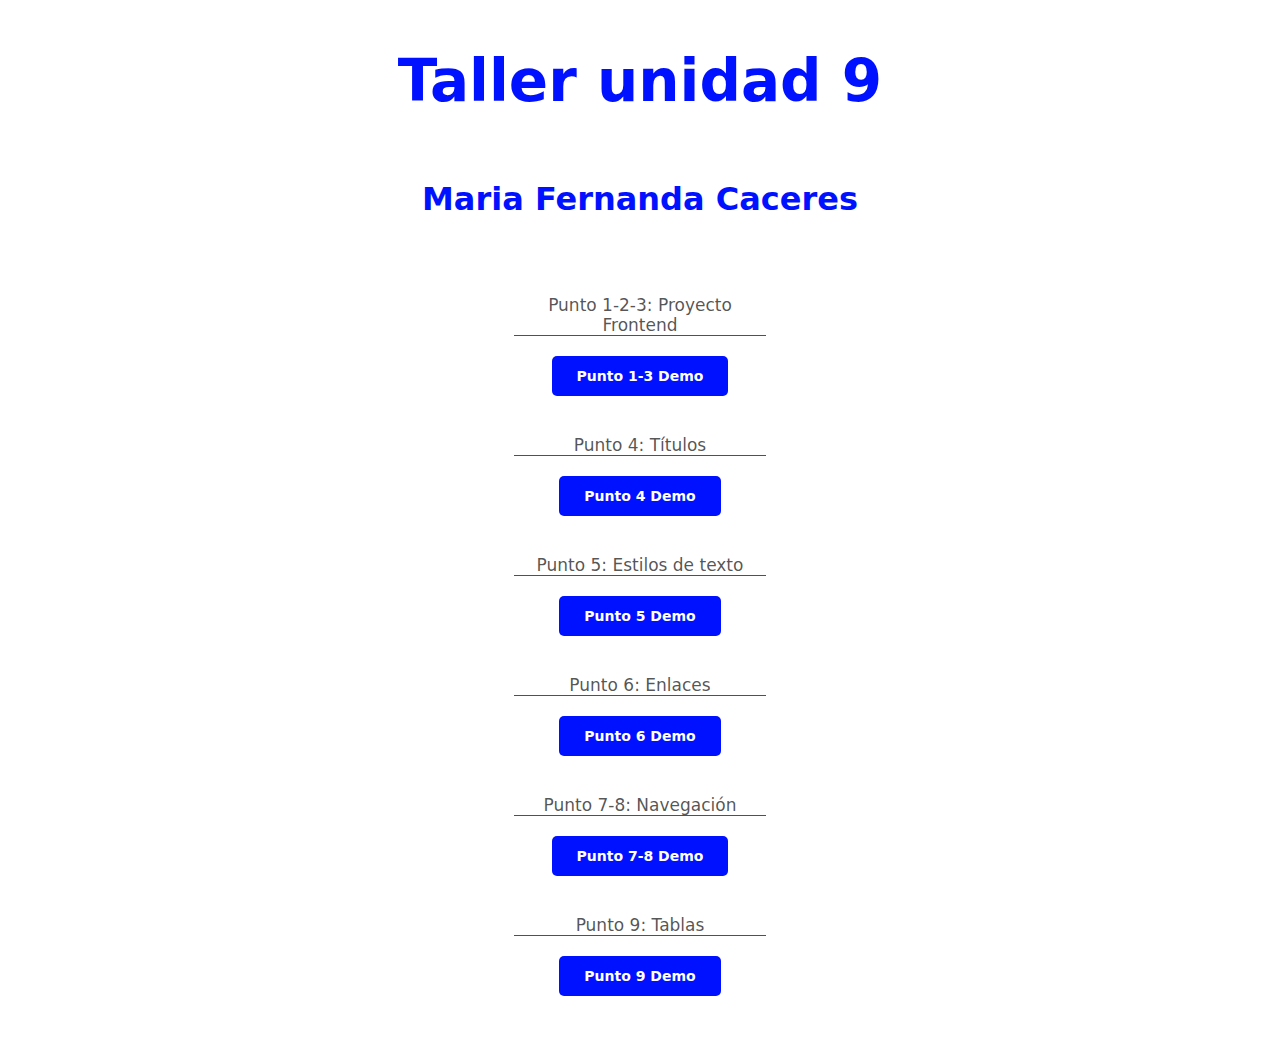
<file: index.html>
<!DOCTYPE html>
<html lang="en">

<head>
  <meta charset="UTF-8">
  <meta http-equiv="X-UA-Compatible" content="IE=edge">
  <meta name="viewport" content="width=device-width, initial-scale=1.0">
  <title>Taller 9 Menú</title>
  <link rel="stylesheet" href="./styles/styles.css">
</head>

<body>
  <div>
    <h1> Taller unidad 9</h1>
    <h2>Maria Fernanda Caceres</h2>
    <nav>
      <ul>
        <li>
          <p>
            Punto 1-2-3: Proyecto Frontend
          </p>
          <a href="./punto-1-3/index.html">
            Punto 1-3 Demo
          </a>
        </li>
        <li>
          <p>
            Punto 4: Títulos
          </p>
          <a href="./punto-4/index-4.html">
            Punto 4 Demo
          </a>
        </li>
        <li>
          <p>
            Punto 5: Estilos de texto
          </p>
          <a href="./punto-5/index-5.html">
            Punto 5 Demo
          </a>
        </li>
        <li>
          <p>
            Punto 6: Enlaces
          </p>
          <a href="./punto-6/index-6.html">
            Punto 6 Demo
          </a>
        </li>
        <li>
          <p>
            Punto 7-8: Navegación
          </p>
          <a href="./punto-7-8/index-7-8.html">
            Punto 7-8 Demo
          </a>
        </li>
        <li>
          <p>
            Punto 9: Tablas
          </p>
          <a href="./punto-9/index-9.html">
            Punto 9 Demo
          </a>
        </li>
      </ul>
    </nav>
  </div>
</body>

</html>
</file>
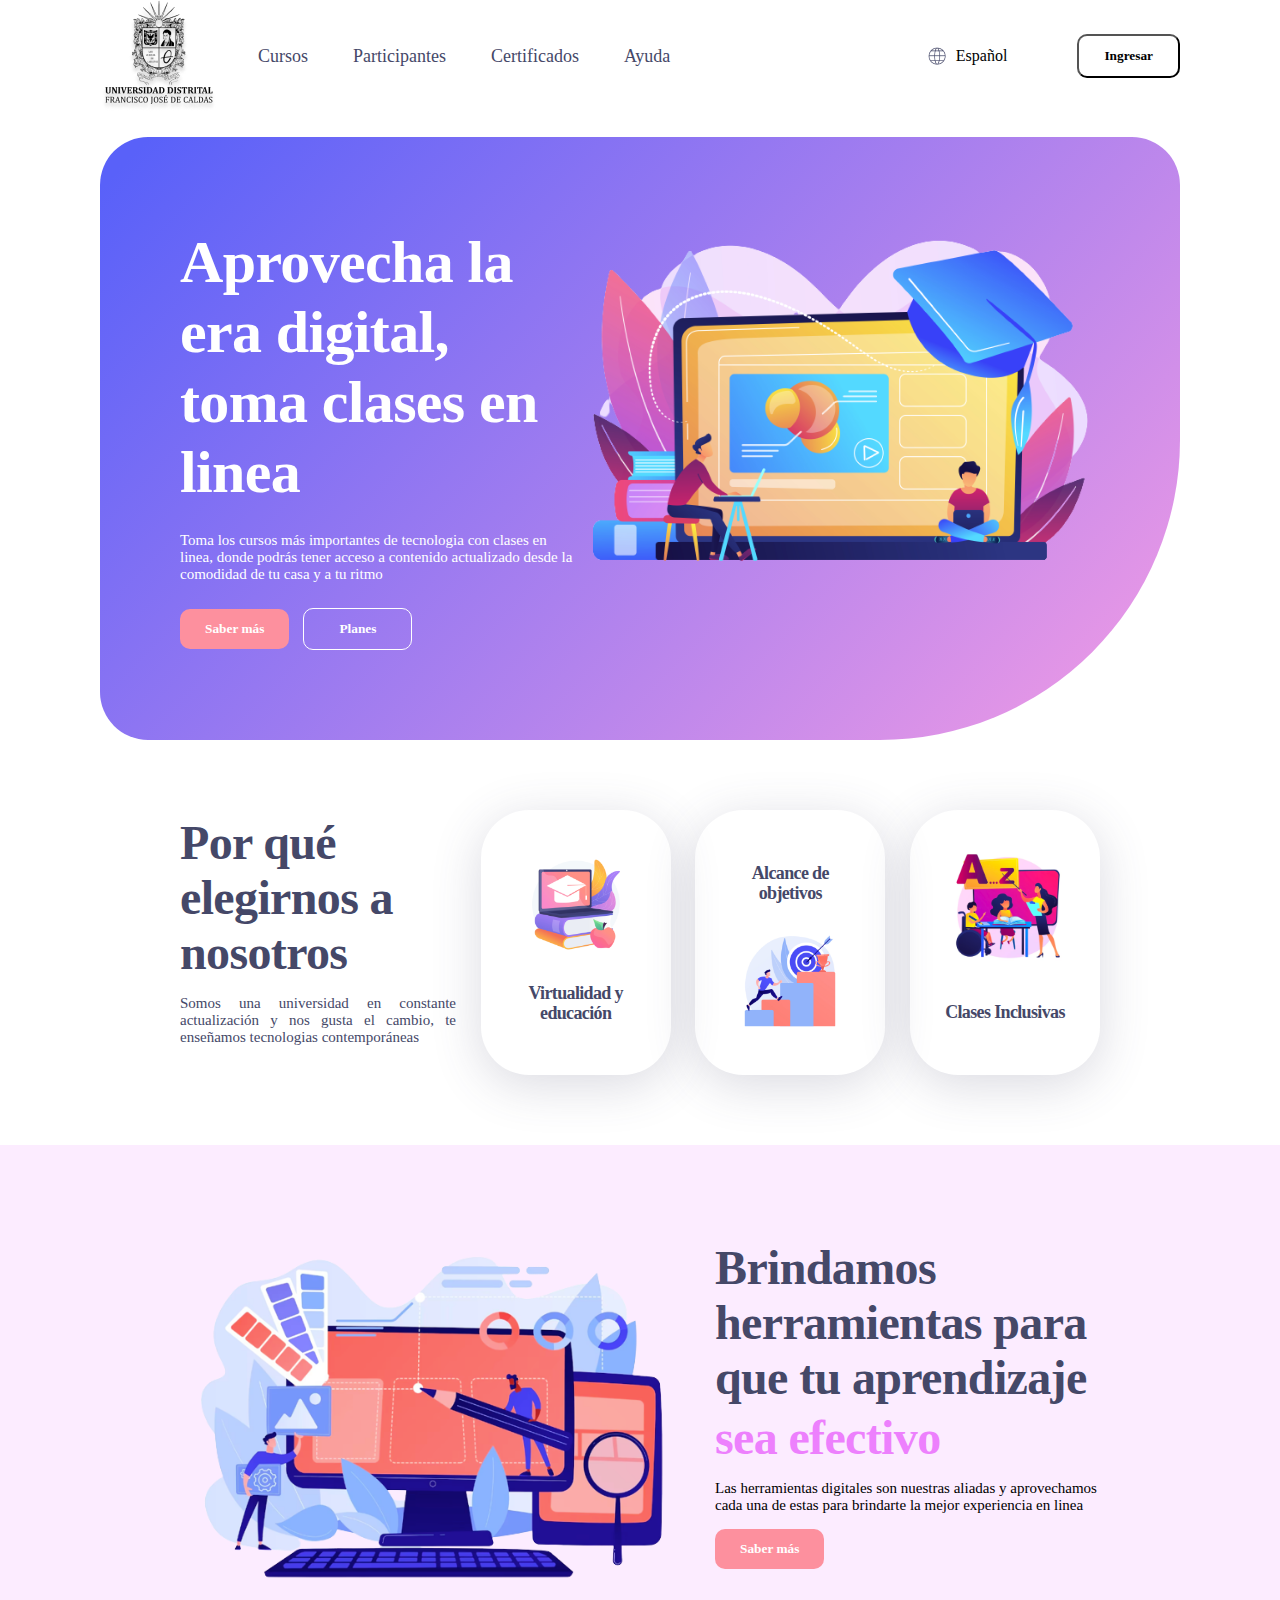
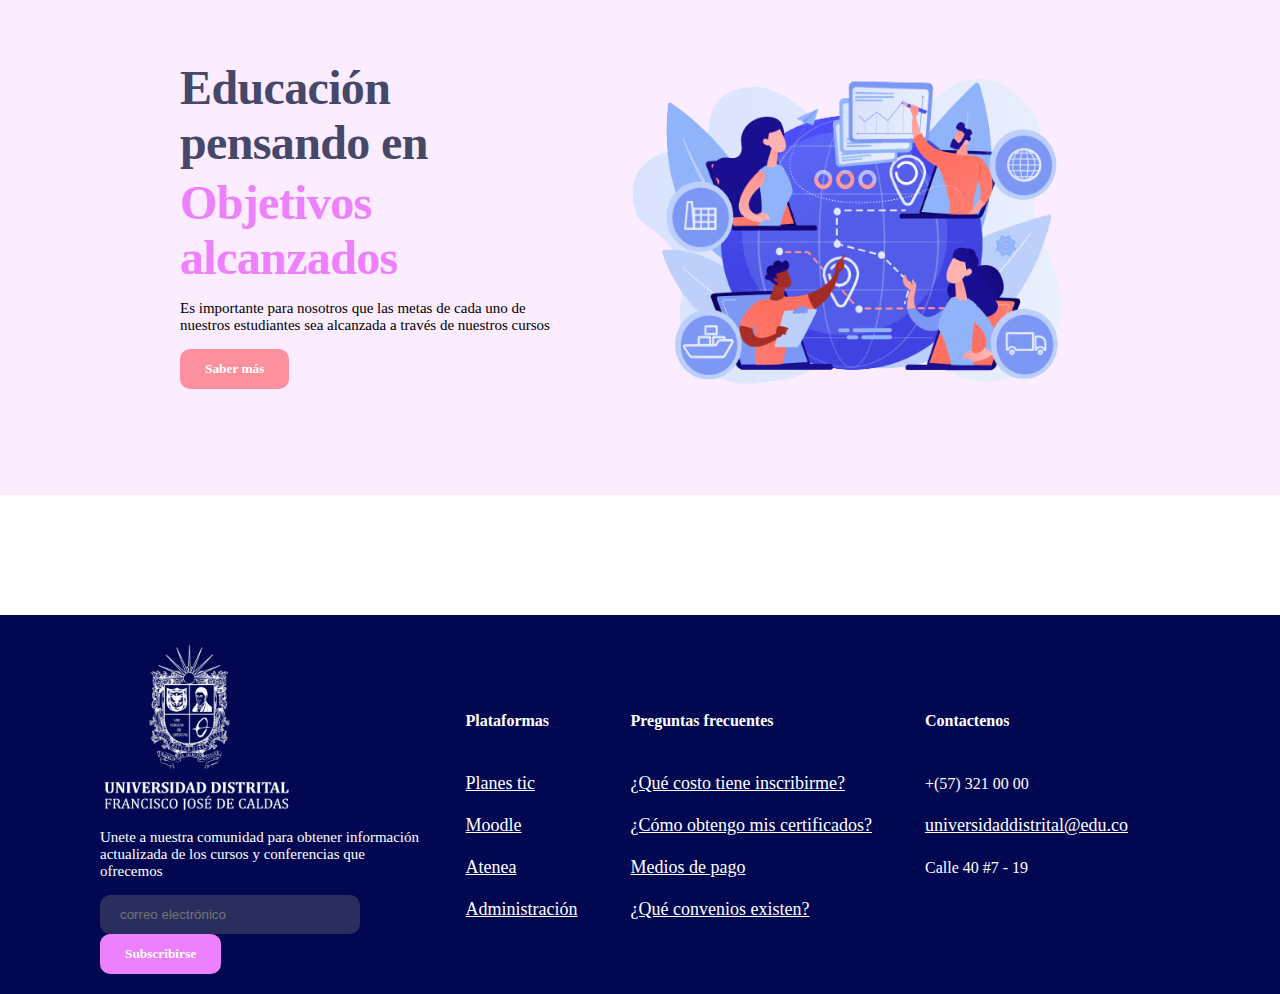
<file: punto-1-3/index.html>
<!DOCTYPE html>
<html lang="en">

<head>
    <meta charset="UTF-8">
    <meta name="viewport" content="width=device-width, initial-scale=1.0">
    <title>UD Atenea Cursos</title>
    <link rel="stylesheet" href="https://indestructibletype.com/fonts/Jost.css">
    <link rel="stylesheet" href="./styles/global-styles.css">
    <link rel="stylesheet" href="./styles/header-styles.css">
    <link rel="stylesheet" href="./styles/banner-styles.css">
    <link rel="stylesheet" href="./styles/section-1-styles.css">
    <link rel="stylesheet" href="./styles/section-2-styles.css">
    <link rel="stylesheet" href="./styles/footer-styles.css">
</head>

<body>
    <header>
        <div class="header__navigation">
            <img src="./public/images/header-logo.png" alt="main-logo">
            <nav>
                <ul>
                    <li><a href="#banner">Cursos</a></li>
                    <li><a href="#section-1">Participantes</a></li>
                    <li><a href="#section-2">Certificados</a></li>
                    <li><a href=#footer>Ayuda</a></li>
                </ul>
            </nav>
        </div>
        <div class="header__settings">
            <div>
                <img src="./public/images/header-world.png" alt="world">
                <span>Español</span>
            </div>
            <button>Ingresar</button>
        </div>
    </header>
    <main>
        <section id="banner">
            <div>
                <div>
                    <h1>Aprovecha la era digital, toma clases en linea</h1>
                    <p>
                        Toma los cursos más importantes de tecnologia con clases en linea, 
                        donde podrás tener acceso a contenido actualizado desde la comodidad 
                        de tu casa y a tu ritmo
                    </p>
                </div>
                <div>
                    <button class="button--orange">Saber más</button>
                    <button class="button--white">Planes</button>
                </div>
            </div>
            <img src="./public/images/banner-online.png" alt="online-education" width="550px" height="350px">
        </section>
        <section id="section-1">
            <div class="section-1_info">
                <h2>Por qué elegirnos a nosotros</h2>
                <p> 
                    Somos una universidad en constante actualización y 
                    nos gusta el cambio, te enseñamos tecnologias contemporáneas
                </p>
            </div>
            <div class="section-1_card">
                <img src="./public/images/section1-education.png" alt="education" width="120px" height="120px">
                <h3>Virtualidad y educación</h3>
            </div>
            <div class="section-1_card section-1_card-down">
                <h3>Alcance de objetivos</h3>
                <img src="./public/images/section1-goals.png" alt="goals" width="120px" height="120px">
            </div>
            <div class="section-1_card">
                <img src="./public/images/section1-teach.png" alt="teach" width="120px" height="120px">
                <h3>Clases Inclusivas</h3>
            </div>

        </section>
        <section id="section-2">
            <div class="section-2__info">
                <img src="./public/images/section2-tools.png" alt="tools" width="500px" height="350px">
                <div>
                    <h2>Brindamos herramientas para que tu aprendizaje</h2>
                    <h2 class="section-2_sub-pink">sea efectivo</h2>
                    <p>
                        Las herramientas digitales son nuestras aliadas y 
                        aprovechamos cada una de estas para brindarte la 
                        mejor experiencia en linea
                    </p>
                    <button class="button--orange">Saber más</button>
                </div>
            </div>
            <div class="section-2__info">
                <div>
                    <h2>Educación pensando en</h2>
                    <h2 class="section-2_sub-pink">Objetivos alcanzados</h2>
                    <p>
                        Es importante para nosotros que las metas de cada uno de 
                        nuestros estudiantes sea alcanzada a través de nuestros cursos 
                    </p>
                    <button class="button--orange"> Saber más</button>
                </div>
                <img src="./public/images/section2-goals.png" alt="goals" width="500px" height="350px">  
            </div>         
        </section>
    </main>
    <footer id="footer">
        <div class="footer_info">
            <img src="./public/images/footer-logo.png" alt="footer_logo" width="200px" height="175px">
            <div>
                <p>
                    Unete a nuestra comunidad para obtener información 
                    actualizada de los cursos y conferencias que ofrecemos
                </p>
                <form method="post">
                    <input id="email" type="email" name="user_name" placeholder="correo electrónico">
                    <button class="button--pink">Subscribirse</button>
                </form>
            </div>
        </div>
        <div>
            <table>
                <tr>
                    <th>Plataformas</th>
                    <th>Preguntas frecuentes</th>
                    <th>Contactenos</th>
                </tr>
                <tr>
                    <td><a href="">Planes tic</a></td>
                    <td><a href="">¿Qué costo tiene inscribirme?</a></td>
                    <td>+(57) 321 00 00</td>
                </tr>
                <tr>
                    <td><a href="">Moodle</a></td>
                    <td><a href="">¿Cómo obtengo mis certificados?</a></td>
                    <td><a href="">universidaddistrital@edu.co</a></td>
                </tr>
                <tr>
                    <td><a href="">Atenea</a></td>
                    <td><a href="">Medios de pago</a></td>
                    <td>Calle 40 #7 - 19</td>
                </tr>
                <tr>
                    <td><a href="">Administración</a></td>
                    <td><a href="">¿Qué convenios existen?</a></td>
                </tr>
            </table>
        </div>
    </footer>

</body>

</html>
</file>
<file: styles/styles.css>
body {
  text-align: center;
  color: #000000b5;
  font-family: system-ui, -apple-system;
}

body,
div {
  display: flex;
  justify-content: center;
  align-items: center;
}

div {
  flex-direction: column;
  width: 50%;
  height: 50%;
  text-align: center;
}

h1 {
  font-size: 58px;
  color: #0011ff;
}

h2 {
  font-size: 32px;
  color: #0011ff;
}

nav {
  width: 40%;
}

ul {
  padding: 0;
  text-align: center;
  list-style: none;
}

li {
  margin: 50px 0;
}

p {
  margin: 40px 0 30px;
  color: #000000ae;
  font-size: 17px;
  border-bottom: 1px solid;
}

a {
  padding: 12px 25px;
  color: #ffffff;
  background-color: #0011ff;
  border: none;
  border-radius: 5px;
  font-family: system-ui, -apple-system;
  font-size: 14px;
  font-weight: bold;
  text-decoration: none;
  cursor: pointer;
}

a:hover {
  background-color: #e2e2e2;
  color: #0011ff;
}
</file>
<file: punto-1-3/styles/global-styles.css>
body{
    margin: 0px;
}
a{
    font-family: 'Jost';
    font-size: 18px;
}
button{
    padding: 12px 25px;
    font-family: 'Just';
    font-weight: bold;
    border-radius: 10px;
    cursor: pointer;
}
.button--orange{
    margin-right: 10px;
    background-color: #FD909E;
    color: #fff;
    border: none;
}
p{
    font-family: 'Jost';
    font-size: 15px;
    font-weight: 300px;
}
h2{
    margin: 5px 0px;
    color: #454868;
    font-family: 'Jost';
    font-size: 48px;
    line-height: 55px;
    letter-spacing: -0.64px;
}
</file>
<file: punto-1-3/styles/header-styles.css>
header{
    display: flex;
    justify-content: space-between;
    margin: 0px 100px;
}
.header__navigation{
    display: flex;
    align-items: center;
}
.header__navigation nav ul{
    display: flex;
    gap: 45px;
    list-style: none;
}
.header__navigation nav ul li a{
    text-decoration: none;
    color: #454868;
}
.header__settings{
    display: flex;
    align-items: center;
    gap: 70px;
}
.header__settings div{
    display: flex;
    align-items: center;
    gap: 10px;
    font-family: 'Jost';
    font-size: 16px;
    font-weight: 400;
}
.header__settings button{
    background-color: transparent;
    border-radius: 1px solid #45486854;
}
</file>
<file: punto-1-3/styles/banner-styles.css>
#banner{
    display: flex;
    margin: 25px 100px;
    padding: 90px 80px;
    background: linear-gradient(313.18deg, #EE9AE5 3.28%, #5961F9 97.04%);
    border-radius: 48px 48px 300px 48px;
}
h1{
    margin: 0px;
    color: #fff;
    font-family: 'Jost';
    font-size: 60px;
    font-weight: 600px;
    line-height: 70px;
    letter-spacing: -0.64px;
}
#banner p{
    margin: 25px 0px;
    color: #fff;
}

.button--white{
    padding: 12px 35px;
    background-color: transparent;
    color: #fff;
    border: 1px solid  #fff;  
}
</file>
<file: punto-1-3/styles/section-1-styles.css>
#section-1{
    display: flex;
    justify-content: space-between;
    margin: 50px 100px;
    padding: 20px 80px;
}
.section-1_info{
    width: 30%;
}
.section-1_info p{
    color: #454868;
    text-align: justify;
}
.section-1_card{
    display: flex;
    flex-direction: column;
    align-items: center;
    justify-content: space-between;
    width: min-content;
    height: 195px;
    padding: 35px;
    border-radius: 48px;
    box-shadow: 0px 10px 50px #45486833;
}
.section-1_card h3{
    font-family: 'Jost';
    font-size: 18px;
    color: #454868;
    line-height: 20px;
    letter-spacing: -0.64px;
    text-align: center;
}
</file>
<file: punto-1-3/styles/section-2-styles.css>
#section-2{
    padding: 20px 180px;
    background: #ED80FD26;   
}
.section-2__info{
    display: flex;
    gap: 35px;
    margin: 70px 0px;
}
.section-2_sub-pink{
    color: #ed80fd
}
</file>
<file: punto-1-3/styles/footer-styles.css>
#footer{
    display: flex;
    justify-content: space-between;
    align-items: center;
    margin-top: 120px;
    padding: 20px 100px;
    background-color: #010851;
    color: white;
}
.footer_info{
    width: 30%;
}
input{
    width: 220px;
    padding: 12px 20px;
    margin-right: -15px;
    border: none;
    border-radius: 10px;
    background-color: #45486899;
}
.button--pink{
    background-color: #ED80FD;
    color: white;
    border: none;
}
table{
    font-family: 'Jost';
    text-align: left;
}
tr{
    height: 40px;
}
th{
    height: 80px;
}
td{
    padding-right: 50px;
}
td a{
    color: white;
}
</file>
